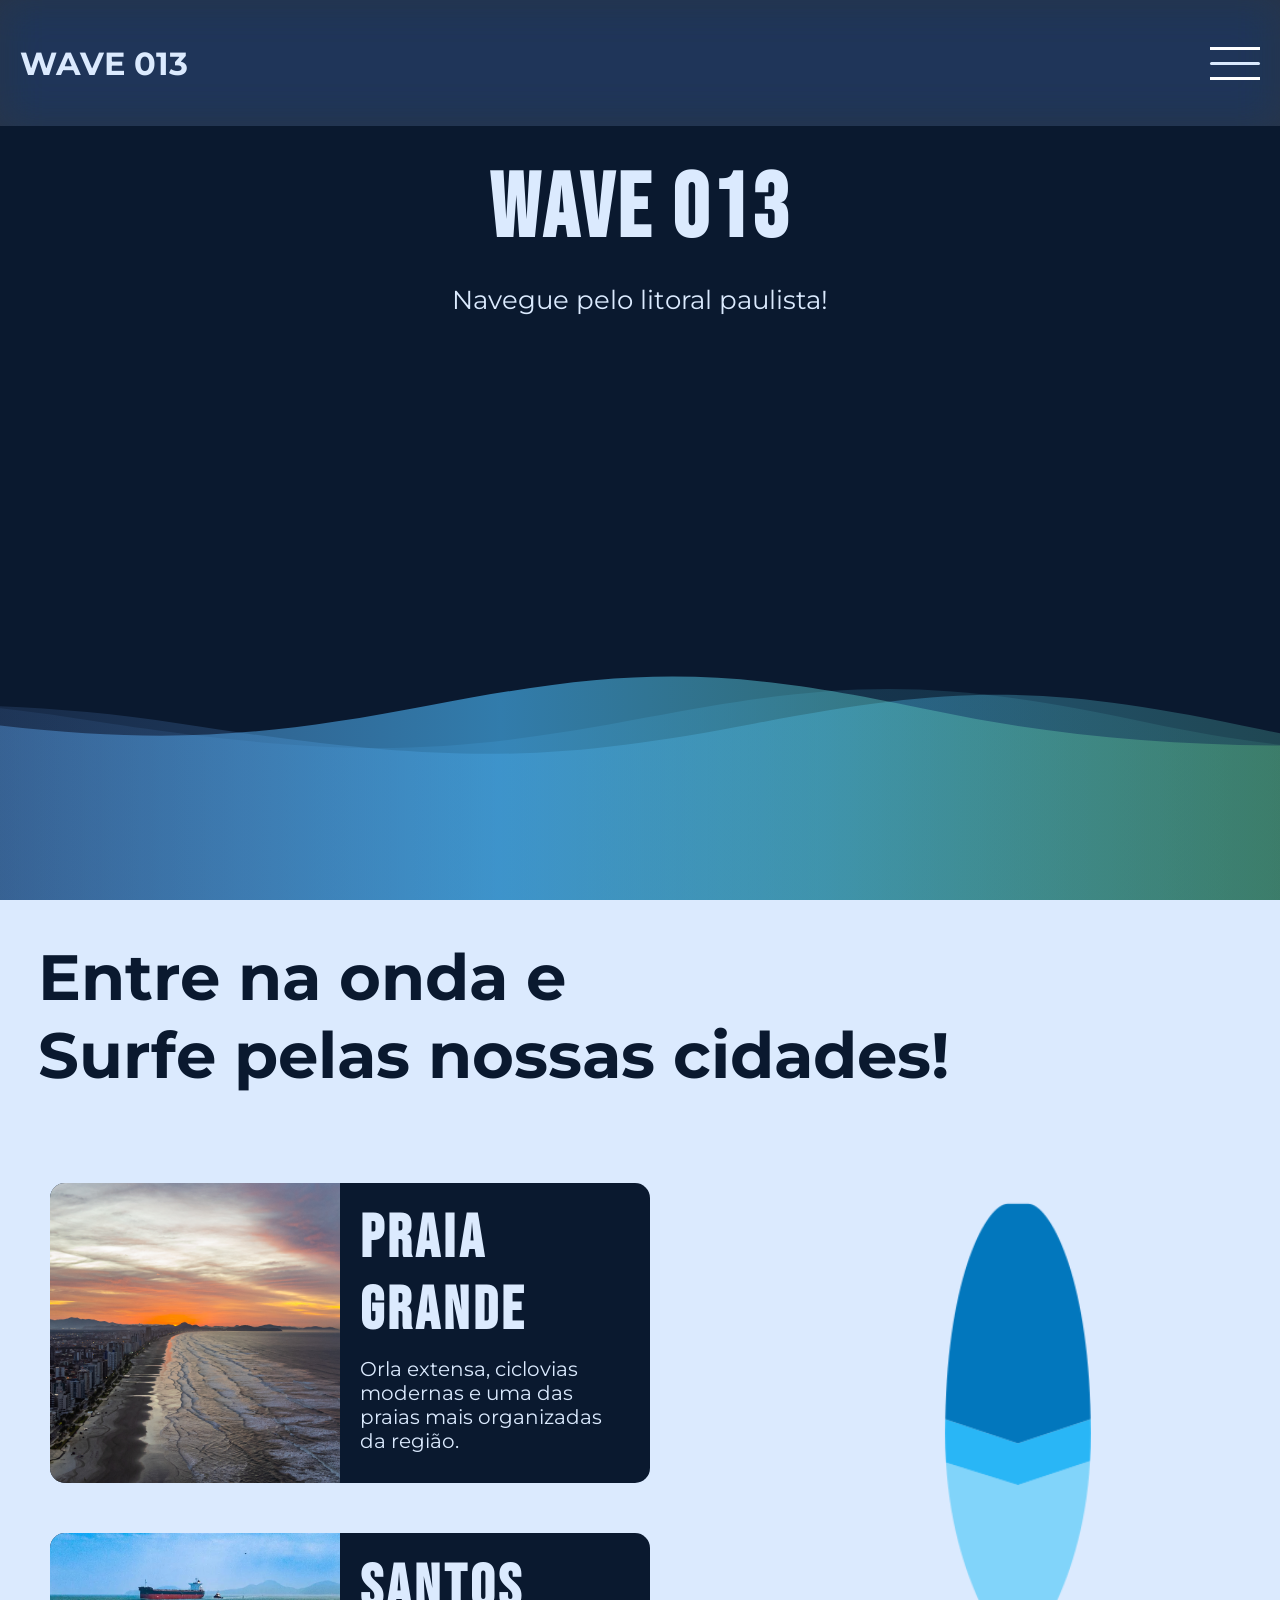
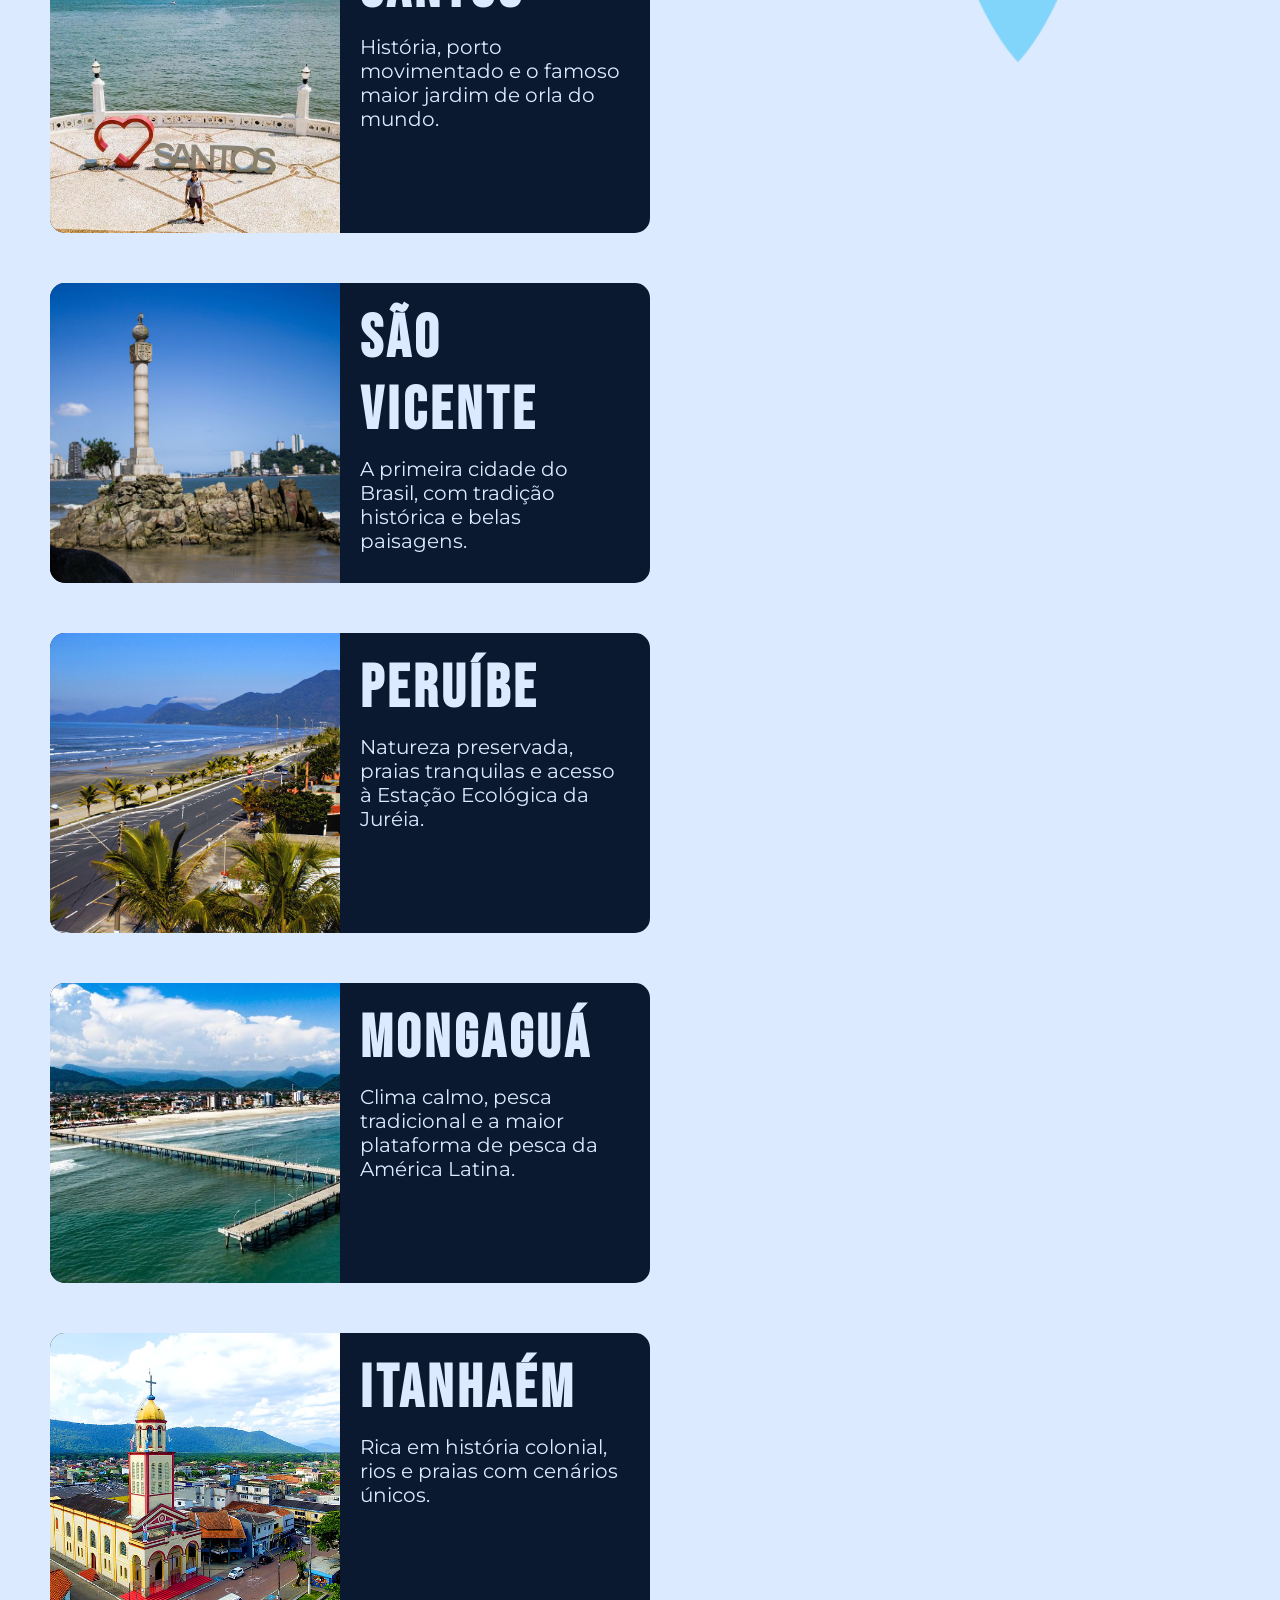
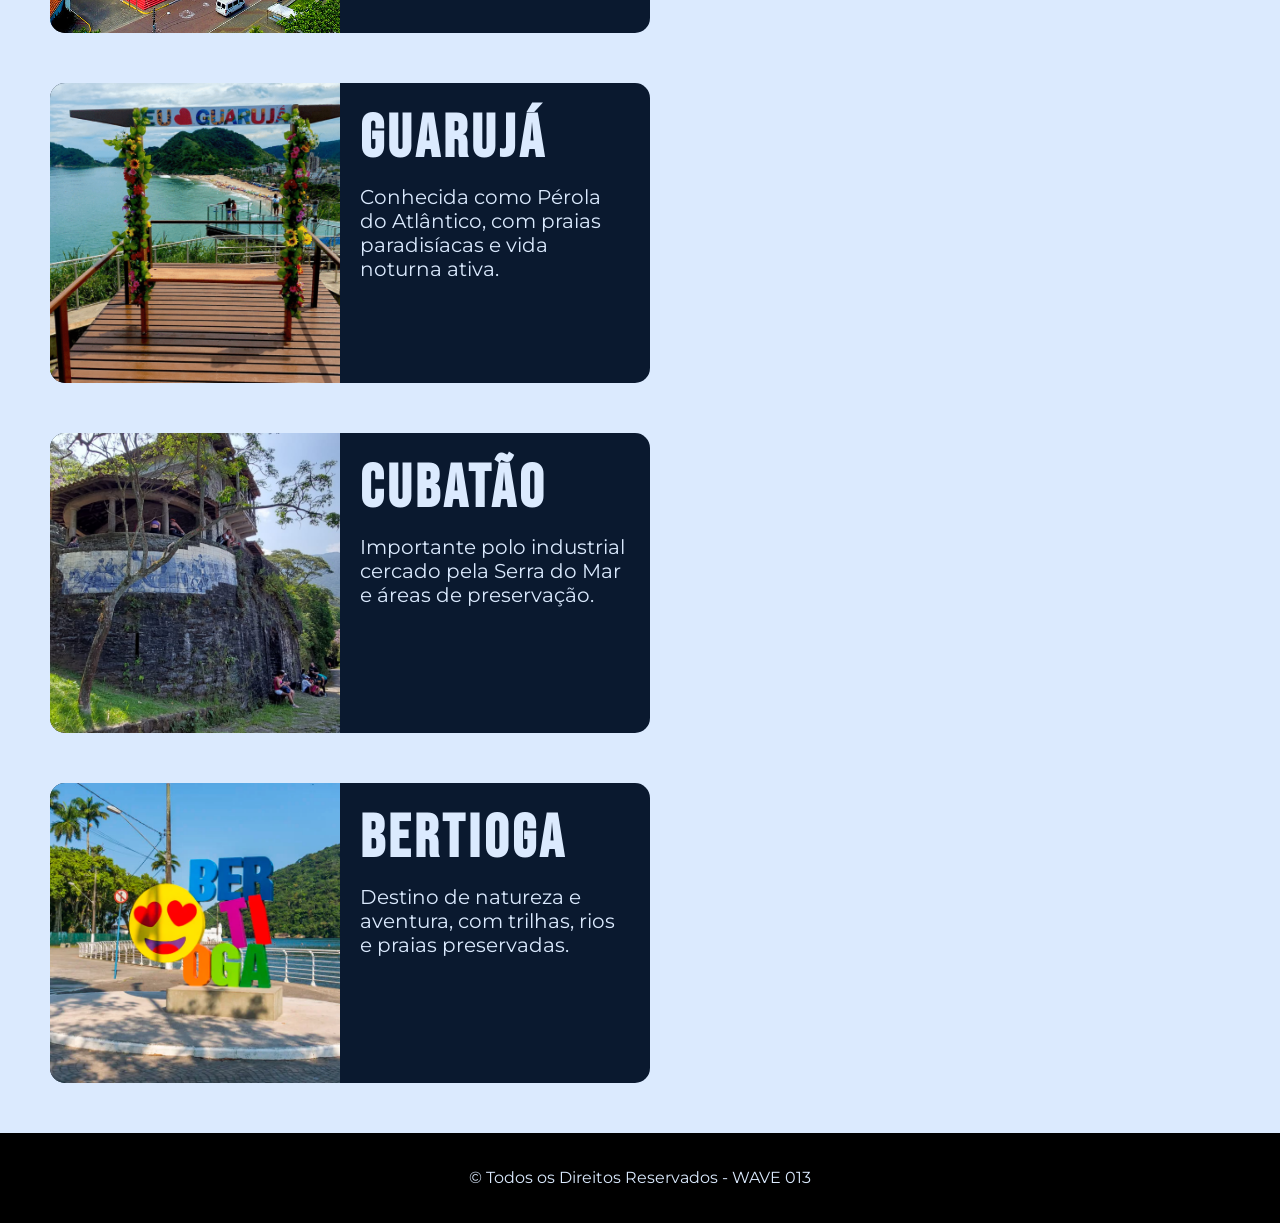
<file: index.html>
<!doctype html>
<html lang="pt-BR">
  <head>
    <meta charset="UTF-8" />
    <meta name="viewport" content="width=device-width, initial-scale=1.0" />

    <link rel="stylesheet" href="./src/css/vars.css" />
    <link rel="stylesheet" href="./src/css/reset.css" />
    <link rel="stylesheet" href="./src/css/style.css" />
    <link rel="stylesheet" href="./src/css/animations.css" />

    <link
      rel="shortcut icon"
      href="./src/img/wave-abstract.jpg"
      type="image/x-icon"
    />
    <link rel="preconnect" href="https://fonts.googleapis.com" />
    <link rel="preconnect" href="https://fonts.gstatic.com" crossorigin />
    <link
      href="https://fonts.googleapis.com/css2?family=Bebas+Neue&family=Cinzel:wght@400..900&family=Figtree:ital,wght@0,300..900;1,300..900&family=Montserrat:ital,wght@0,100..900;1,100..900&family=Syne:wght@400..800&display=swap"
      rel="stylesheet"
    />
    <title>Wave 013</title>
  </head>
  <body id="home">
    <header class="header-navigation">
      <h1>WAVE 013</h1>
      <nav>
        <div id="burguer-menu">
          <span></span>
        </div>
      </nav>
    </header>

    <main>
      <section class="welcome-section">
        <div class="container-text">
          <h2>wave 013</h2>
          <p>Navegue pelo litoral paulista!</p>
        </div>

        <ul id="cities-list">
          <li><a href="./src/pages/praia-grande.html">Praia Grande</a></li>
          <li><a href="./src/pages/santos.html">Santos</a></li>
          <li><a href="./src/pages/sao-vicente.html">São Vicente</a></li>
          <li><a href="./src/pages/peruibe.html">Peruíbe</a></li>
          <li><a href="./src/pages/mongagua.html">Mongaguá</a></li>
          <li><a href="./src/pages/itanhaem.html">Itanhaém</a></li>
          <li><a href="./src/pages/guaruja.html">Guarujá</a></li>
          <li><a href="./src/pages/cubatao.html">Cubatão</a></li>
          <li><a href="./src/pages/bertioga.html">Bertioga</a></li>
        </ul>

        <svg
          version="1.1"
          xmlns="http://www.w3.org/2000/svg"
          xmlns:xlink="http://www.w3.org/1999/xlink"
          x="0px"
          y="0px"
          width="100%"
          height="100%"
          viewBox="0 0 1600 900"
          preserveAspectRatio="xMidYMax slice"
        >
          <defs>
            <linearGradient id="bg">
              <stop
                offset="0%"
                style="stop-color: rgba(130, 158, 249, 0.06)"
              ></stop>
              <stop
                offset="50%"
                style="stop-color: rgba(76, 190, 255, 0.6)"
              ></stop>
              <stop
                offset="100%"
                style="stop-color: rgba(115, 209, 72, 0.2)"
              ></stop>
            </linearGradient>
            <path
              id="wave"
              fill="url(#bg)"
              d="M-363.852,502.589c0,0,236.988-41.997,505.475,0
	s371.981,38.998,575.971,0s293.985-39.278,505.474,5.859s493.475,48.368,716.963-4.995v560.106H-363.852V502.589z"
            />
          </defs>
          <g>
            <use xlink:href="#wave" opacity=".3">
              <animateTransform
                attributeName="transform"
                attributeType="XML"
                type="translate"
                dur="10s"
                calcMode="spline"
                values="270 230; -334 180; 270 230"
                keyTimes="0; .5; 1"
                keySplines="0.42, 0, 0.58, 1.0;0.42, 0, 0.58, 1.0"
                repeatCount="indefinite"
              />
            </use>
            <use xlink:href="#wave" opacity=".6">
              <animateTransform
                attributeName="transform"
                attributeType="XML"
                type="translate"
                dur="4s"
                calcMode="spline"
                values="-270 230;243 220;-270 230"
                keyTimes="0; .6; 1"
                keySplines="0.42, 0, 0.58, 1.0;0.42, 0, 0.58, 1.0"
                repeatCount="indefinite"
              />
            </use>
            <use xlink:href="#wave" opacty="0.9">
              <animateTransform
                attributeName="transform"
                attributeType="XML"
                type="translate"
                dur="6s"
                calcMode="spline"
                values="0 230;-140 200;0 230"
                keyTimes="0; .4; 1"
                keySplines="0.42, 0, 0.58, 1.0;0.42, 0, 0.58, 1.0"
                repeatCount="indefinite"
              />
            </use>
          </g>
        </svg>
      </section>

      <section id="cities">
        <h2>
          Entre na onda e <br />
          Surfe pelas nossas cidades!
        </h2>

        <div id="cities-section-container">
          <ul id="cities-cards">
            <li class="cards">
              <a href="./src/pages/praia-grande.html">
                <img
                  src="./src/img/praia-grande-2.jpg"
                  alt="foto de Praia Grande"
                />
                <div class="text-container">
                  <h3>Praia Grande</h3>
                  <p>
                    Orla extensa, ciclovias modernas e uma das praias mais
                    organizadas da região.
                  </p>
                </div>
              </a>
            </li>

            <li class="cards">
              <a href="./src/pages/santos.html">
                <img src="./src/img/santos-2.jpg" alt="foto de Santos" />
                <div class="text-container">
                  <h3>Santos</h3>
                  <p>
                    História, porto movimentado e o famoso maior jardim de orla
                    do mundo.
                  </p>
                </div>
              </a>
            </li>

            <li class="cards">
              <a href="./src/pages/sao-vicente.html">
                <img
                  src="./src/img/sao-vicente.jfif"
                  alt="foto de São Vicente"
                />
                <div class="text-container">
                  <h3>São Vicente</h3>
                  <p>
                    A primeira cidade do Brasil, com tradição histórica e belas
                    paisagens.
                  </p>
                </div>
              </a>
            </li>

            <li class="cards">
              <a href="./src/pages/peruibe.html">
                <img src="./src/img/peruibe.jpg" alt="foto de Peruibe" />
                <div class="text-container">
                  <h3>Peruíbe</h3>
                  <p>
                    Natureza preservada, praias tranquilas e acesso à Estação
                    Ecológica da Juréia.
                  </p>
                </div>
              </a>
            </li>

            <li class="cards">
              <a href="./src/pages/mongagua.html">
                <img src="./src/img/mongagua.jpg" alt="foto de Mongaguá" />
                <div class="text-container">
                  <h3>Mongaguá</h3>
                  <p>
                    Clima calmo, pesca tradicional e a maior plataforma de pesca
                    da América Latina.
                  </p>
                </div>
              </a>
            </li>

            <li class="cards">
              <a href="./src/pages/itanhaem.html">
                <img src="./src/img/itanhaem.jpg" alt="foto de Itanhaém" />
                <div class="text-container">
                  <h3>Itanhaém</h3>
                  <p>
                    Rica em história colonial, rios e praias com cenários
                    únicos.
                  </p>
                </div>
              </a>
            </li>

            <li class="cards">
              <a href="./src/pages/guaruja.html">
                <img src="./src/img/guaruja.png" alt="foto de Guarujá" />
                <div class="text-container">
                  <h3>Guarujá</h3>
                  <p>
                    Conhecida como Pérola do Atlântico, com praias paradisíacas
                    e vida noturna ativa.
                  </p>
                </div>
              </a>
            </li>

            <li class="cards">
              <a href="./src/pages/cubatao.html">
                <img
                  src="./src/img/serra-do-mar.jpeg"
                  alt="foto da Serra do Mar"
                />
                <div class="text-container">
                  <h3>Cubatão</h3>
                  <p>
                    Importante polo industrial cercado pela Serra do Mar e áreas
                    de preservação.
                  </p>
                </div>
              </a>
            </li>

            <li class="cards">
              <a href="./src/pages/bertioga.html">
                <img
                  src="./src/img/guia-de-bertioga.webp"
                  alt="foto de Bertioga"
                />
                <div class="text-container">
                  <h3>Bertioga</h3>
                  <p>
                    Destino de natureza e aventura, com trilhas, rios e praias
                    preservadas.
                  </p>
                </div>
              </a>
            </li>
          </ul>
          <img
            src="./src/img/surfboard.png"
            alt="Prancha de surf"
            id="surfboard-img"
          />
        </div>
      </section>
    </main>
    <footer>
      <p>&copy; Todos os Direitos Reservados - WAVE 013</p>
    </footer>
    <script src="./src/scripts/script.js"></script>
  </body>
</html>
</file>
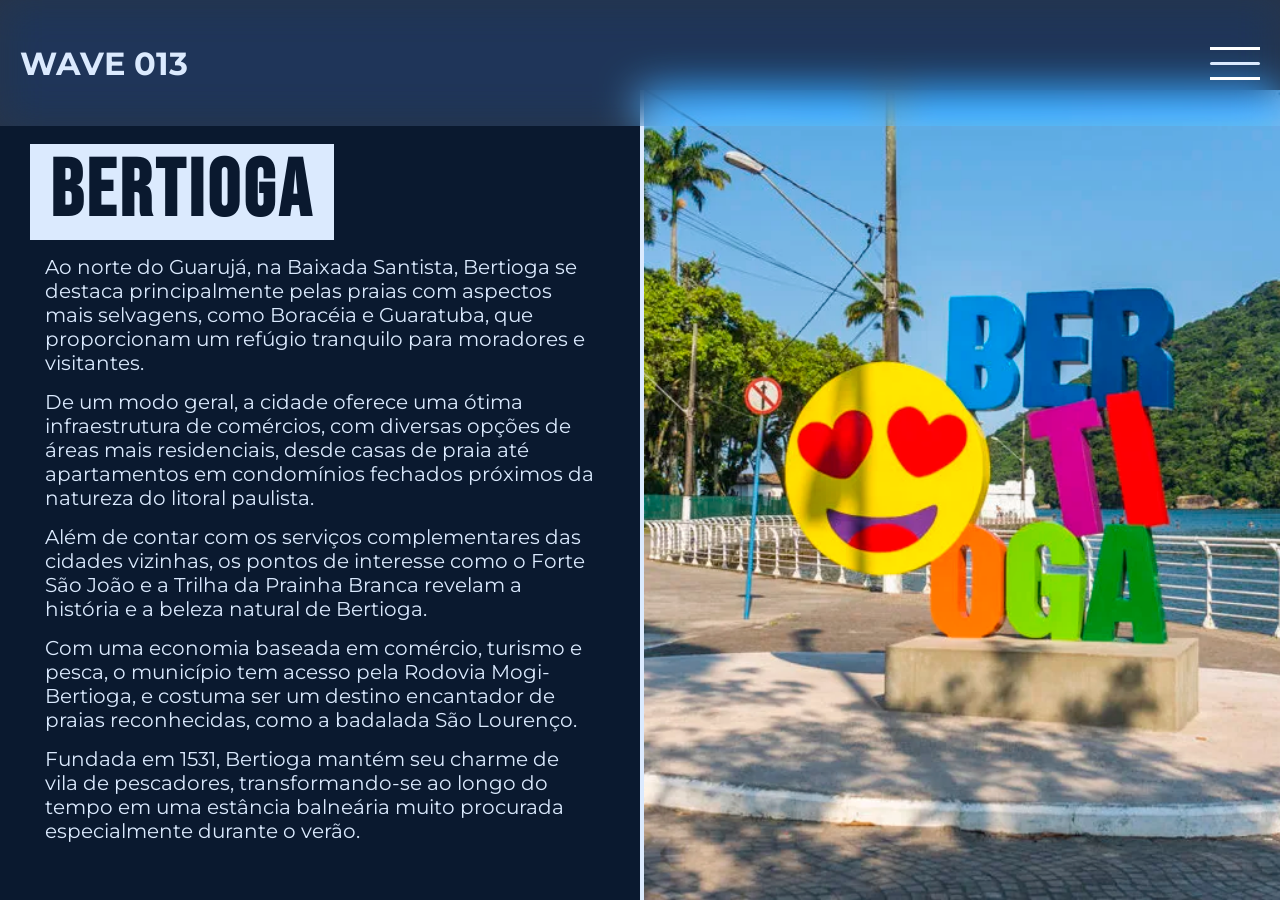
<file: src/pages/bertioga.html>
<!doctype html>
<html lang="pt-BR">
  <head>
    <meta charset="UTF-8" />
    <meta name="viewport" content="width=device-width, initial-scale=1.0" />
    <link rel="stylesheet" href="../css/reset.css" />
    <link rel="stylesheet" href="../css/style.css" />
    <link rel="stylesheet" href="../css/vars.css" />
    <link rel="stylesheet" href="../css/animations.css" />
    <link rel="shortcut icon" href="../img/wave-abstract.jpg" type="image/x-icon"/>
    <link rel="preconnect" href="https://fonts.googleapis.com" />
    <link rel="preconnect" href="https://fonts.gstatic.com" crossorigin />
    <link
      href="https://fonts.googleapis.com/css2?family=Bebas+Neue&family=Cinzel:wght@400..900&family=Figtree:ital,wght@0,300..900;1,300..900&family=Montserrat:ital,wght@0,100..900;1,100..900&family=Syne:wght@400..800&display=swap"
      rel="stylesheet"
    />
    <title>Wave 013</title>
  </head>
  <body>
    <header class="header-navigation">
      <h1><a href="../../index.html"> WAVE 013 </a></h1>
      <nav>
        <div id="burguer-menu">  
          <span></span>
        </div>
      </nav>
    </header>

    <main class="city-page" id="bertioga">
      <div class="about-city">
        <div class="about-city-texts">
          <h1 class="city-name">Bertioga</h1>

          <p>
            Ao norte do Guarujá, na Baixada Santista, Bertioga se destaca
            principalmente pelas praias com aspectos mais selvagens, como
            Boracéia e Guaratuba, que proporcionam um refúgio tranquilo para
            moradores e visitantes.
          </p>
          <p>
            De um modo geral, a cidade oferece uma ótima infraestrutura de
            comércios, com diversas opções de áreas mais residenciais, desde
            casas de praia até apartamentos em condomínios fechados próximos da
            natureza do litoral paulista.
          </p>
          <p>
            Além de contar com os serviços complementares das cidades vizinhas,
            os pontos de interesse como o Forte São João e a Trilha da Prainha
            Branca revelam a história e a beleza natural de Bertioga.
          </p>
          <p>
            Com uma economia baseada em comércio, turismo e pesca, o município
            tem acesso pela Rodovia Mogi-Bertioga, e costuma ser um destino
            encantador de praias reconhecidas, como a badalada São Lourenço.
          </p>
          <p>
            Fundada em 1531, Bertioga mantém seu charme de vila de pescadores,
            transformando-se ao longo do tempo em uma estância balneária muito
            procurada especialmente durante o verão.
          </p>
        </div>
        <img
          src="../img/guia-de-bertioga.webp"
          alt="Imagem da cidade de Bertioga"
          class="city-img"
        />
      </div>
      <ul id="cities-list">
        <li><a href="praia-grande.html">Praia Grande</a></li>
        <li><a href="santos.html">Santos</a></li>
        <li><a href="sao-vicente.html">São Vicente</a></li>
        <li><a href="peruibe.html">Peruíbe</a></li>
        <li><a href="mongagua.html">Mongaguá</a></li>
        <li><a href="itanhaem.html">Itanhaém</a></li>
        <li><a href="guaruja.html">Guarujá</a></li>
        <li><a href="cubatao.html">Cubatão</a></li>
        <li><a href="bertioga.html">Bertioga</a></li>
      </ul>
    </main>

    <script src="../scripts/script.js"></script>
  </body>
</html>
</file>
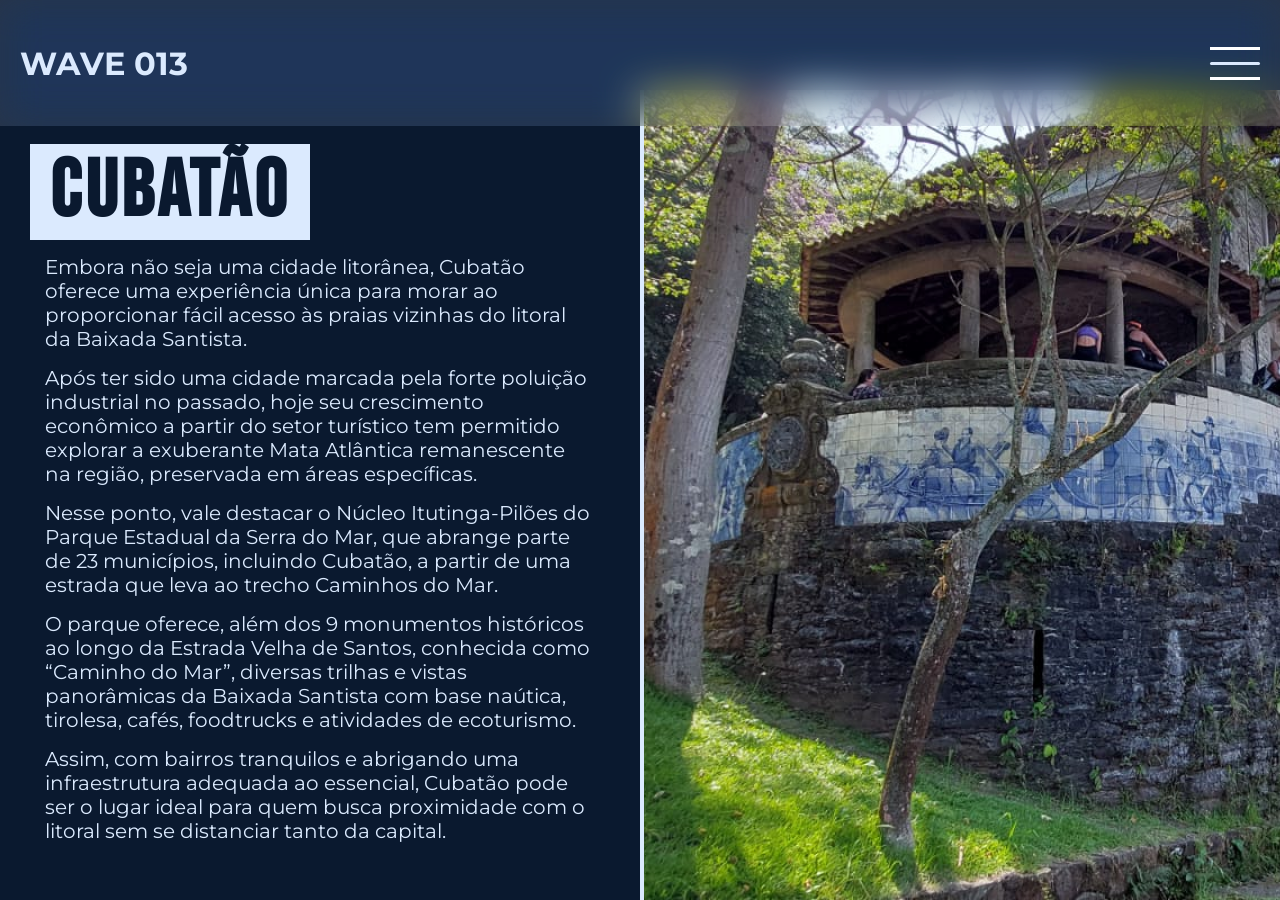
<file: src/pages/cubatao.html>
<!doctype html>
<html lang="pt-BR">
  <head>
    <meta charset="UTF-8" />
    <meta name="viewport" content="width=device-width, initial-scale=1.0" />
    <link rel="stylesheet" href="../css/reset.css" />
    <link rel="stylesheet" href="../css/style.css" />
    <link rel="stylesheet" href="../css/vars.css" />
    <link rel="stylesheet" href="../css/animations.css" />
    <link rel="shortcut icon" href="../img/wave-abstract.jpg" type="image/x-icon"/>
    <link rel="preconnect" href="https://fonts.googleapis.com" />
    <link rel="preconnect" href="https://fonts.gstatic.com" crossorigin />
    <link
      href="https://fonts.googleapis.com/css2?family=Bebas+Neue&family=Cinzel:wght@400..900&family=Figtree:ital,wght@0,300..900;1,300..900&family=Montserrat:ital,wght@0,100..900;1,100..900&family=Syne:wght@400..800&display=swap"
      rel="stylesheet"
    />
    <title>Wave 013</title>
  </head>
  <body>
   <header class="header-navigation">
       <h1><a href="../../index.html"> WAVE 013 </a></h1>
      <nav>
        <div id="burguer-menu">
          <span></span>
        </div>
      </nav>
    </header>
    <main class="city-page" id="cubatao">
      <div class="about-city">
        <div class="about-city-texts">
          <h1 class="city-name">Cubatão</h1>

          <p>
            Embora não seja uma cidade litorânea, Cubatão oferece uma
            experiência única para morar ao proporcionar fácil acesso às praias
            vizinhas do litoral da Baixada Santista.
          </p>
          <p>
            Após ter sido uma cidade marcada pela forte poluição industrial no
            passado, hoje seu crescimento econômico a partir do setor turístico
            tem permitido explorar a exuberante Mata Atlântica remanescente na
            região, preservada em áreas específicas.
          </p>
          <p>
            Nesse ponto, vale destacar o Núcleo Itutinga-Pilões do Parque
            Estadual da Serra do Mar, que abrange parte de 23 municípios,
            incluindo Cubatão, a partir de uma estrada que leva ao trecho
            Caminhos do Mar.
          </p>
          <p>
            O parque oferece, além dos 9 monumentos históricos ao longo da
            Estrada Velha de Santos, conhecida como “Caminho do Mar”, diversas
            trilhas e vistas panorâmicas da Baixada Santista com base naútica,
            tirolesa, cafés, foodtrucks e atividades de ecoturismo.
          </p>
          <p>
            Assim, com bairros tranquilos e abrigando uma infraestrutura
            adequada ao essencial, Cubatão pode ser o lugar ideal para quem
            busca proximidade com o litoral sem se distanciar tanto da capital.
          </p>
        </div>
        <img
          src="../img/serra-do-mar.jpeg"
          alt="Imagem da Serra do Mar"
          class="city-img"
        />
      </div>
      <ul id="cities-list">
        <li><a href="praia-grande.html">Praia Grande</a></li>
        <li><a href="santos.html">Santos</a></li>
        <li><a href="sao-vicente.html">São Vicente</a></li>
        <li><a href="peruibe.html">Peruíbe</a></li>
        <li><a href="mongagua.html">Mongaguá</a></li>
        <li><a href="itanhaem.html">Itanhaém</a></li>
        <li><a href="guaruja.html">Guarujá</a></li>
        <li><a href="cubatao.html">Cubatão</a></li>
        <li><a href="bertioga.html">Bertioga</a></li>
      </ul>
    </main>

    <script src="../scripts/script.js"></script>
  </body>
</html>
</file>
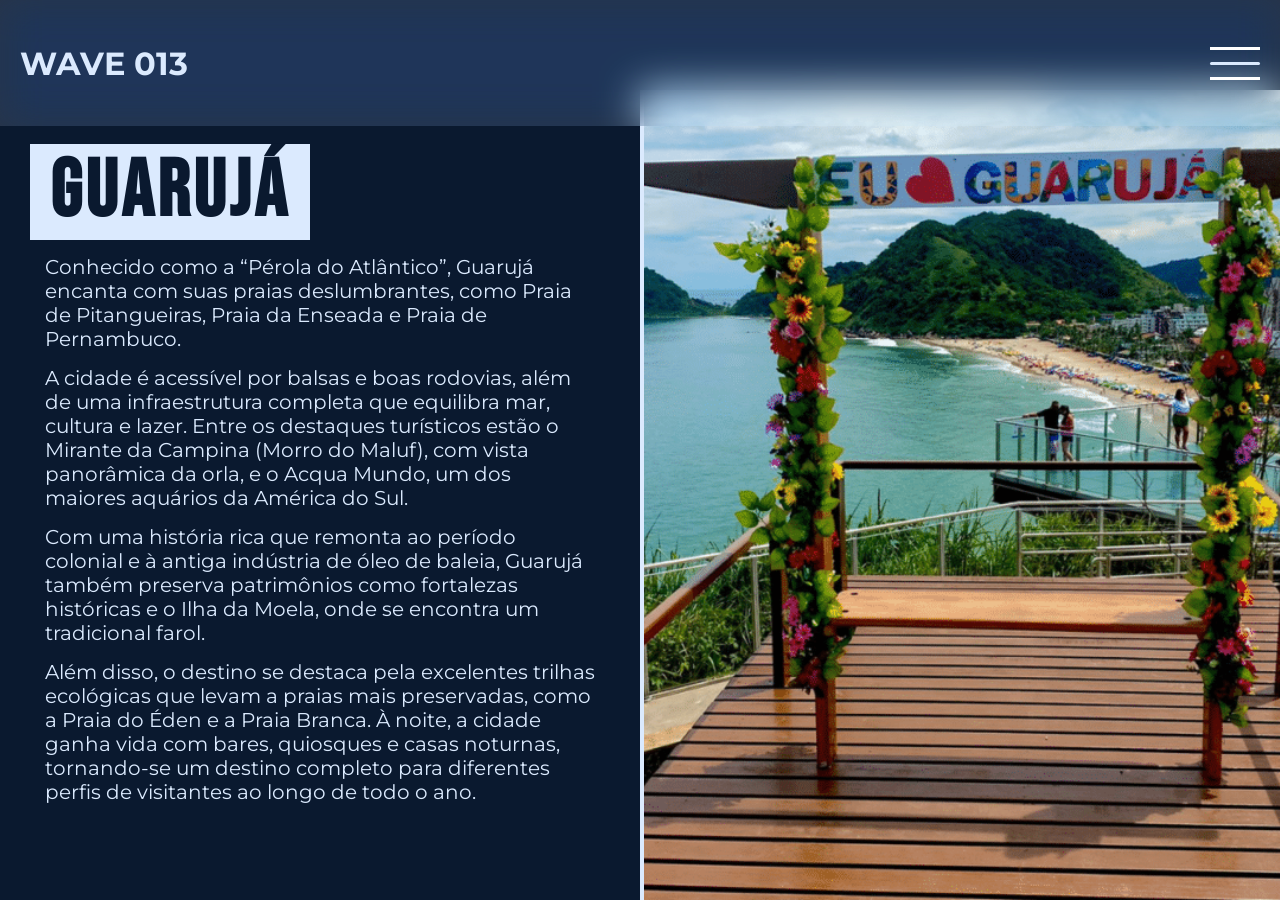
<file: src/pages/guaruja.html>
<!doctype html>
<html lang="pt-BR">
  <head>
    <meta charset="UTF-8" />
    <meta name="viewport" content="width=device-width, initial-scale=1.0" />
    <link rel="stylesheet" href="../css/reset.css" />
    <link rel="stylesheet" href="../css/style.css" />
    <link rel="stylesheet" href="../css/vars.css" />
    <link rel="stylesheet" href="../css/animations.css" />
    <link rel="shortcut icon" href="../img/wave-abstract.jpg" type="image/x-icon"/>

    <link rel="preconnect" href="https://fonts.googleapis.com" />
    <link rel="preconnect" href="https://fonts.gstatic.com" crossorigin />
    <link
      href="https://fonts.googleapis.com/css2?family=Bebas+Neue&family=Cinzel:wght@400..900&family=Figtree:ital,wght@0,300..900;1,300..900&family=Montserrat:ital,wght@0,100..900;1,100..900&family=Syne:wght@400..800&display=swap"
      rel="stylesheet"
    />
    <title>Wave 013</title>
  </head>
  <body>
     <header class="header-navigation">
       <h1><a href="../../index.html"> WAVE 013 </a></h1>
      <nav>
        <div id="burguer-menu">
          <span></span>
        </div>
      </nav>
    </header>

    <main class="city-page" id="itanhaem">
      <div class="about-city">
        <div class="about-city-texts">
          <h1 class="city-name">Guarujá</h1>

          <p>
            Conhecido como a “Pérola do Atlântico”, Guarujá encanta com suas
            praias deslumbrantes, como Praia de Pitangueiras, Praia da Enseada e
            Praia de Pernambuco.
          </p>
          <p>
            A cidade é acessível por balsas e boas rodovias, além de uma
            infraestrutura completa que equilibra mar, cultura e lazer. Entre os
            destaques turísticos estão o Mirante da Campina (Morro do Maluf),
            com vista panorâmica da orla, e o Acqua Mundo, um dos maiores
            aquários da América do Sul.
          </p>
          <p>
            Com uma história rica que remonta ao período colonial e à antiga
            indústria de óleo de baleia, Guarujá também preserva patrimônios
            como fortalezas históricas e o Ilha da Moela, onde se encontra um
            tradicional farol.
          </p>
          <p>
            Além disso, o destino se destaca pela excelentes trilhas ecológicas
            que levam a praias mais preservadas, como a Praia do Éden e a Praia
            Branca. À noite, a cidade ganha vida com bares, quiosques e casas
            noturnas, tornando-se um destino completo para diferentes perfis de
            visitantes ao longo de todo o ano.
          </p>
        </div>
        <img
          src="../img/guaruja.png"
          alt="Imagem da cidade de Guarujá"
          class="city-img"
        />
      </div>
      <ul id="cities-list">
        <li><a href="praia-grande.html">Praia Grande</a></li>
        <li><a href="santos.html">Santos</a></li>
        <li><a href="sao-vicente.html">São Vicente</a></li>
        <li><a href="peruibe.html">Peruíbe</a></li>
        <li><a href="mongagua.html">Mongaguá</a></li>
        <li><a href="itanhaem.html">Itanhaém</a></li>
        <li><a href="guaruja.html">Guarujá</a></li>
        <li><a href="cubatao.html">Cubatão</a></li>
        <li><a href="bertioga.html">Bertioga</a></li>
      </ul>
    </main>

    <script src="../scripts/script.js"></script>
  </body>
</html>
</file>
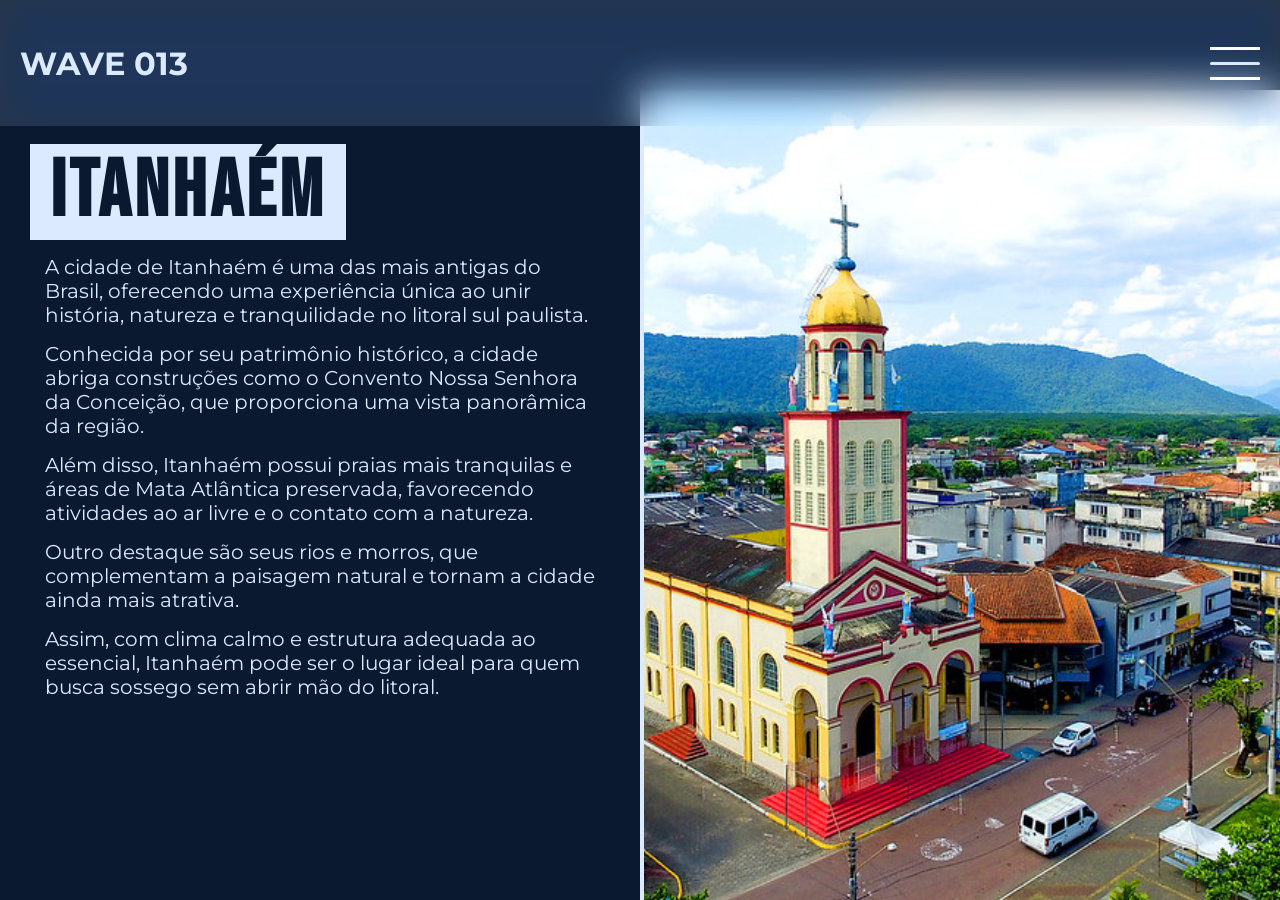
<file: src/pages/itanhaem.html>
<!doctype html>
<html lang="pt-BR">
  <head>
    <meta charset="UTF-8" />
    <meta name="viewport" content="width=device-width, initial-scale=1.0" />
    <link rel="stylesheet" href="../css/reset.css" />
    <link rel="stylesheet" href="../css/style.css" />
    <link rel="stylesheet" href="../css/vars.css" />
    <link rel="stylesheet" href="../css/animations.css" />
    <link rel="shortcut icon" href="../img/wave-abstract.jpg" type="image/x-icon"/>
    <link rel="preconnect" href="https://fonts.googleapis.com" />
    <link rel="preconnect" href="https://fonts.gstatic.com" crossorigin />
    <link
      href="https://fonts.googleapis.com/css2?family=Bebas+Neue&family=Cinzel:wght@400..900&family=Figtree:ital,wght@0,300..900;1,300..900&family=Montserrat:ital,wght@0,100..900;1,100..900&family=Syne:wght@400..800&display=swap"
      rel="stylesheet"
    />
    <title>Wave 013</title>
  </head>
  <body>
     <header class="header-navigation">
       <h1><a href="../../index.html"> WAVE 013 </a></h1>
      <nav>
        <div id="burguer-menu">
          <span></span>
        </div>
      </nav>
    </header>

    <main class="city-page" id="itanhaem">
      <div class="about-city">
        <div class="about-city-texts">
          <h1 class="city-name">Itanhaém</h1>

          <p>
            A cidade de Itanhaém é uma das mais antigas do Brasil, oferecendo
            uma experiência única ao unir história, natureza e tranquilidade no
            litoral sul paulista.
          </p>
          <p>
            Conhecida por seu patrimônio histórico, a cidade abriga construções
            como o Convento Nossa Senhora da Conceição, que proporciona uma
            vista panorâmica da região.
          </p>
          <p>
            Além disso, Itanhaém possui praias mais tranquilas e áreas de Mata
            Atlântica preservada, favorecendo atividades ao ar livre e o contato
            com a natureza.
          </p>
          <p>
            Outro destaque são seus rios e morros, que complementam a paisagem
            natural e tornam a cidade ainda mais atrativa.
          </p>
          <p>
            Assim, com clima calmo e estrutura adequada ao essencial, Itanhaém
            pode ser o lugar ideal para quem busca sossego sem abrir mão do
            litoral.
          </p>
        </div>
        <img
          src="../img/itanhaem.jpg"
          alt="Imagem da cidade de Itanhaém"
          class="city-img"
        />
      </div>
      <ul id="cities-list">
        <li><a href="praia-grande.html">Praia Grande</a></li>
        <li><a href="santos.html">Santos</a></li>
        <li><a href="sao-vicente.html">São Vicente</a></li>
        <li><a href="peruibe.html">Peruíbe</a></li>
        <li><a href="mongagua.html">Mongaguá</a></li>
        <li><a href="itanhaem.html">Itanhaém</a></li>
        <li><a href="guaruja.html">Guarujá</a></li>
        <li><a href="cubatao.html">Cubatão</a></li>
        <li><a href="bertioga.html">Bertioga</a></li>
      </ul>
    </main>

    <script src="../scripts/script.js"></script>
  </body>
</html>
</file>
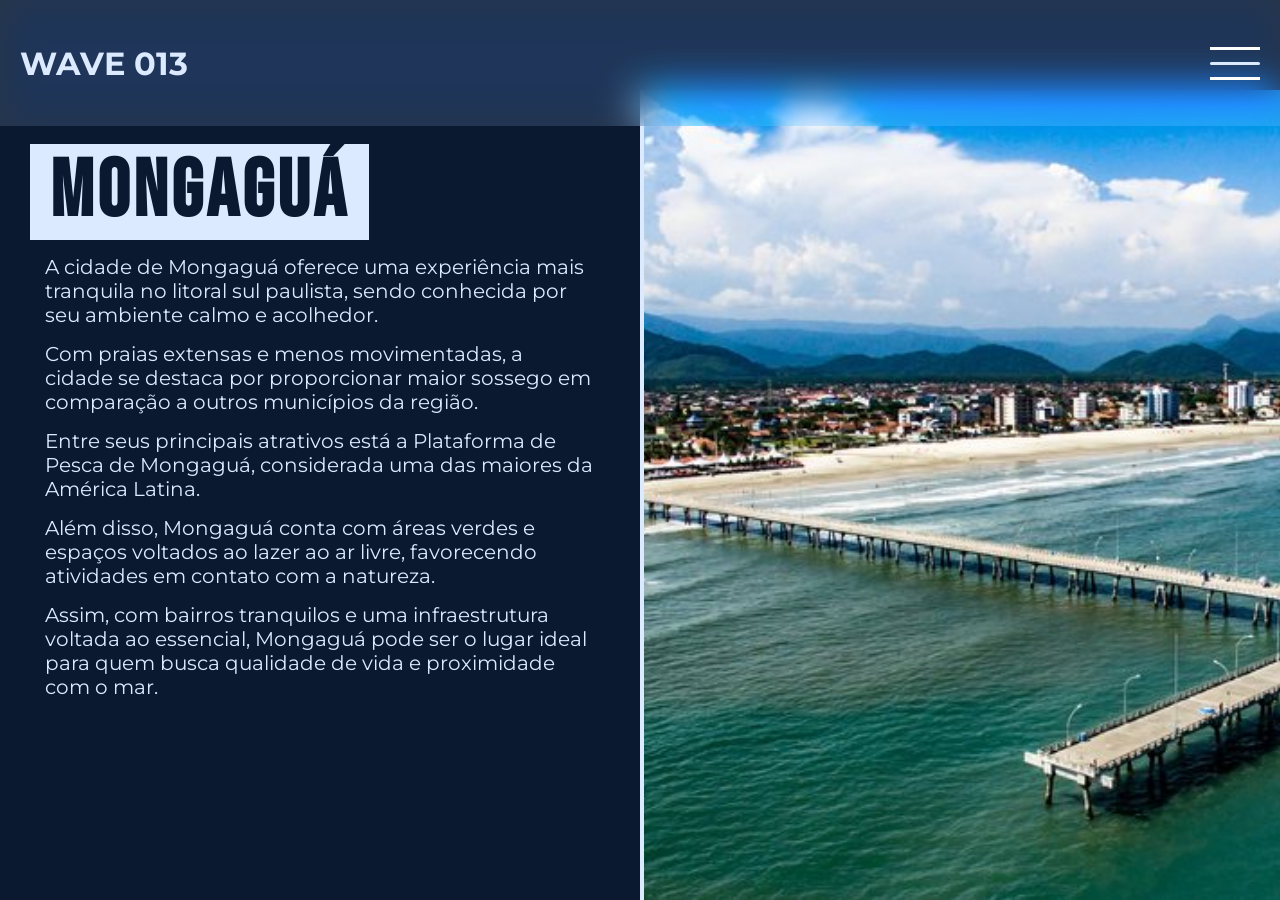
<file: src/pages/mongagua.html>
<!doctype html>
<html lang="pt-BR">
  <head>
    <meta charset="UTF-8" />
    <meta name="viewport" content="width=device-width, initial-scale=1.0" />
    <link rel="stylesheet" href="../css/reset.css" />
    <link rel="stylesheet" href="../css/style.css" />
    <link rel="stylesheet" href="../css/vars.css" />
    <link rel="stylesheet" href="../css/animations.css" />
    <link rel="shortcut icon" href="../img/wave-abstract.jpg" type="image/x-icon"/>
    <link rel="preconnect" href="https://fonts.googleapis.com" />
    <link rel="preconnect" href="https://fonts.gstatic.com" crossorigin />
    <link
      href="https://fonts.googleapis.com/css2?family=Bebas+Neue&family=Cinzel:wght@400..900&family=Figtree:ital,wght@0,300..900;1,300..900&family=Montserrat:ital,wght@0,100..900;1,100..900&family=Syne:wght@400..800&display=swap"
      rel="stylesheet"
    />
    <title>Wave 013</title>
  </head>
  <body>
     <header class="header-navigation">
       <h1><a href="../../index.html"> WAVE 013 </a></h1>
      <nav>
        <div id="burguer-menu">
          <span></span>
        </div>
      </nav>
    </header>

    <main class="city-page" id="mongagua">
      <div class="about-city">
        <div class="about-city-texts">
          <h1 class="city-name">Mongaguá</h1>

          <p>
            A cidade de Mongaguá oferece uma experiência mais tranquila no
            litoral sul paulista, sendo conhecida por seu ambiente calmo e
            acolhedor.
          </p>
          <p>
            Com praias extensas e menos movimentadas, a cidade se destaca por
            proporcionar maior sossego em comparação a outros municípios da
            região.
          </p>
          <p>
            Entre seus principais atrativos está a Plataforma de Pesca de
            Mongaguá, considerada uma das maiores da América Latina.
          </p>
          <p>
            Além disso, Mongaguá conta com áreas verdes e espaços voltados ao
            lazer ao ar livre, favorecendo atividades em contato com a natureza.
          </p>
          <p>
            Assim, com bairros tranquilos e uma infraestrutura voltada ao
            essencial, Mongaguá pode ser o lugar ideal para quem busca qualidade
            de vida e proximidade com o mar.
          </p>
        </div>
        <img
          src="../img/mongagua.jpg"
          alt="Imagem da cidade de Mongaguá"
          class="city-img"
        />
      </div>
      <ul id="cities-list">
        <li><a href="praia-grande.html">Praia Grande</a></li>
        <li><a href="santos.html">Santos</a></li>
        <li><a href="sao-vicente.html">São Vicente</a></li>
        <li><a href="peruibe.html">Peruíbe</a></li>
        <li><a href="mongagua.html">Mongaguá</a></li>
        <li><a href="itanhaem.html">Itanhaém</a></li>
        <li><a href="guaruja.html">Guarujá</a></li>
        <li><a href="cubatao.html">Cubatão</a></li>
        <li><a href="bertioga.html">Bertioga</a></li>
      </ul>
    </main>

    <script src="../scripts/script.js"></script>
  </body>
</html>
</file>
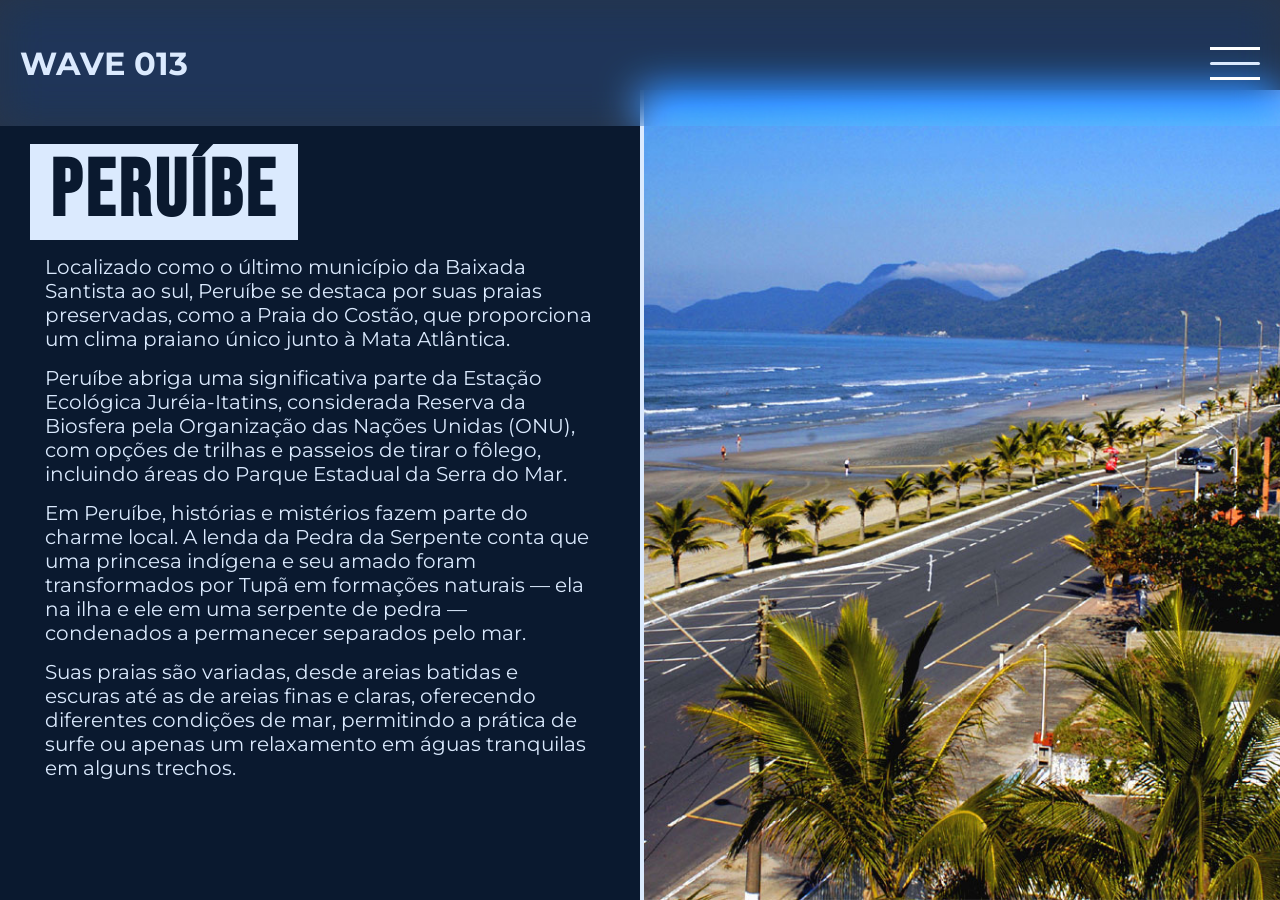
<file: src/pages/peruibe.html>
<!doctype html>
<html lang="pt-BR">
  <head>
    <meta charset="UTF-8" />
    <meta name="viewport" content="width=device-width, initial-scale=1.0" />
    <link rel="stylesheet" href="../css/reset.css" />
    <link rel="stylesheet" href="../css/style.css" />
    <link rel="stylesheet" href="../css/vars.css" />
    <link rel="stylesheet" href="../css/animations.css" />
    <link rel="shortcut icon" href="../img/wave-abstract.jpg" type="image/x-icon"/>
    <link rel="preconnect" href="https://fonts.googleapis.com" />
    <link rel="preconnect" href="https://fonts.gstatic.com" crossorigin />
    <link
      href="https://fonts.googleapis.com/css2?family=Bebas+Neue&family=Cinzel:wght@400..900&family=Figtree:ital,wght@0,300..900;1,300..900&family=Montserrat:ital,wght@0,100..900;1,100..900&family=Syne:wght@400..800&display=swap"
      rel="stylesheet"
    />
    <title>Wave 013</title>
  </head>
  <body>
   <header class="header-navigation">
       <h1><a href="../../index.html"> WAVE 013 </a></h1>
      <nav>
        <div id="burguer-menu">
          <span></span>
        </div>
      </nav>
    </header>

    <main class="city-page" id="peruibe">
      <div class="about-city">
        <div class="about-city-texts">
          <h1 class="city-name">Peruíbe</h1>
          <p>
            Localizado como o último município da Baixada Santista ao sul,
            Peruíbe se destaca por suas praias preservadas, como a Praia do
            Costão, que proporciona um clima praiano único junto à Mata
            Atlântica.
          </p>
          <p>
            Peruíbe abriga uma significativa parte da Estação Ecológica
            Juréia-Itatins, considerada Reserva da Biosfera pela Organização das
            Nações Unidas (ONU), com opções de trilhas e passeios de tirar o
            fôlego, incluindo áreas do Parque Estadual da Serra do Mar.
          </p>
          <p>
            Em Peruíbe, histórias e mistérios fazem parte do charme local. A
            lenda da Pedra da Serpente conta que uma princesa indígena e seu
            amado foram transformados por Tupã em formações naturais — ela na
            ilha e ele em uma serpente de pedra — condenados a permanecer
            separados pelo mar.
          </p>
          <p>
            Suas praias são variadas, desde areias batidas e escuras até as de
            areias finas e claras, oferecendo diferentes condições de mar,
            permitindo a prática de surfe ou apenas um relaxamento em águas
            tranquilas em alguns trechos.
          </p>
        </div>
        <div class="img-container">
          <img
            src="../img/peruibe.jpg"
            alt="Imagem de Peruíbe"
            class="city-img"
          />
        </div>
      </div>
      <ul id="cities-list">
        <li><a href="praia-grande.html">Praia Grande</a></li>
        <li><a href="santos.html">Santos</a></li>
        <li><a href="sao-vicente.html">São Vicente</a></li>
        <li><a href="peruibe.html">Peruíbe</a></li>
        <li><a href="mongagua.html">Mongaguá</a></li>
        <li><a href="itanhaem.html">Itanhaém</a></li>
        <li><a href="guaruja.html">Guarujá</a></li>
        <li><a href="cubatao.html">Cubatão</a></li>
        <li><a href="bertioga.html">Bertioga</a></li>
      </ul>
    </main>

    <script src="../scripts/script.js"></script>
  </body>
</html>
</file>
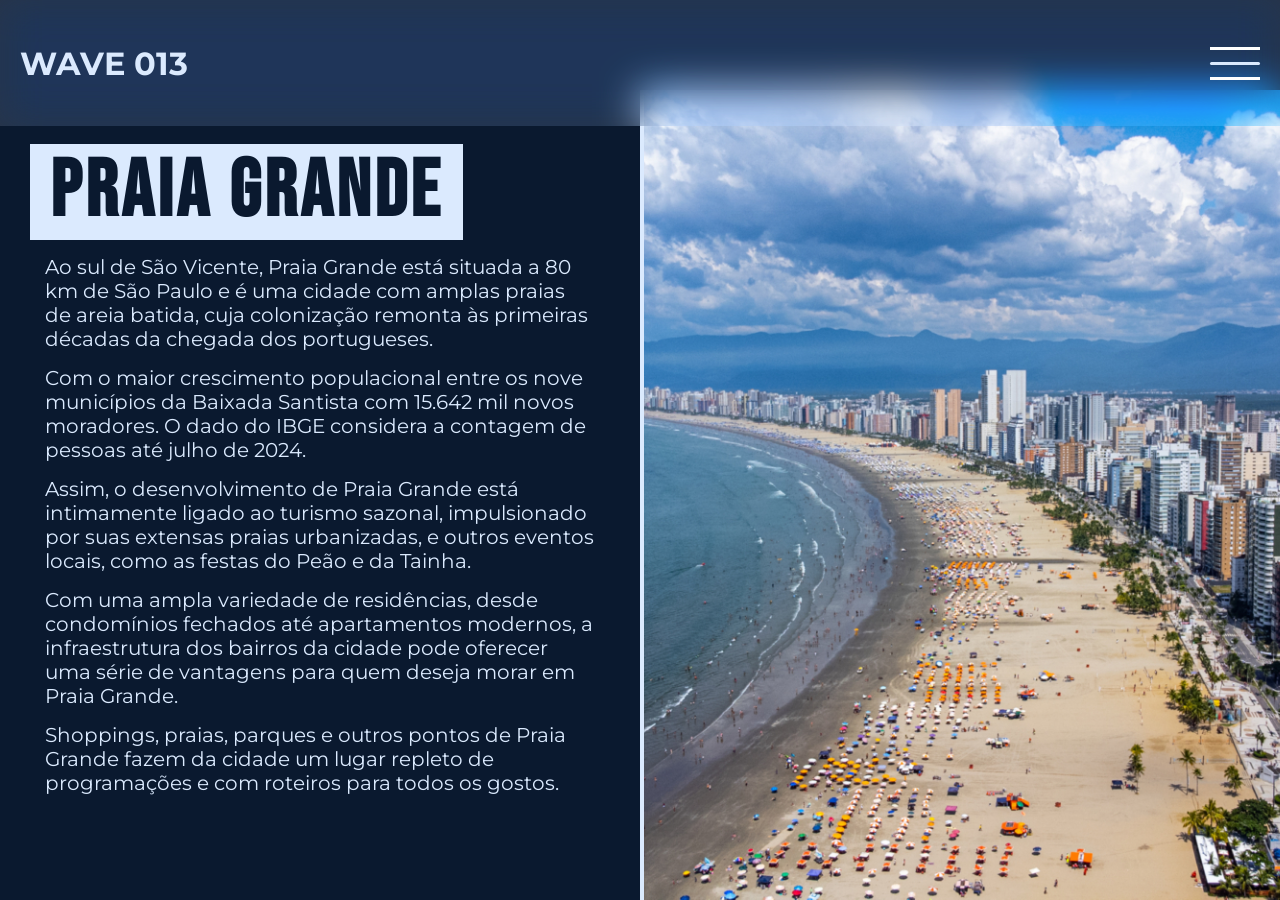
<file: src/pages/praia-grande.html>
<!doctype html>
<html lang="pt-BR">
  <head>
    <meta charset="UTF-8" />
    <meta name="viewport" content="width=device-width, initial-scale=1.0" />
    <link rel="stylesheet" href="../css/reset.css" />
    <link rel="stylesheet" href="../css/style.css" />
    <link rel="stylesheet" href="../css/vars.css" />
    <link rel="stylesheet" href="../css/animations.css" />
    <link rel="shortcut icon" href="../img/wave-abstract.jpg" type="image/x-icon"/>
    <link rel="preconnect" href="https://fonts.googleapis.com" />
    <link rel="preconnect" href="https://fonts.gstatic.com" crossorigin />
    <link
      href="https://fonts.googleapis.com/css2?family=Bebas+Neue&family=Cinzel:wght@400..900&family=Figtree:ital,wght@0,300..900;1,300..900&family=Montserrat:ital,wght@0,100..900;1,100..900&family=Syne:wght@400..800&display=swap"
      rel="stylesheet"
    />
    <title>Wave 013</title>
  </head>
  <body>
     <header class="header-navigation">
       <h1><a href="../../index.html"> WAVE 013 </a></h1>
      <nav>
        <div id="burguer-menu">
          <span></span>
        </div>
      </nav>
    </header>

    <main class="city-page" id="praia-grande">
      <div class="about-city">
        <div class="about-city-texts">
          <h1 class="city-name">Praia Grande</h1>
          <p>
            Ao sul de São Vicente, Praia Grande está situada a 80 km de São
            Paulo e é uma cidade com amplas praias de areia batida, cuja
            colonização remonta às primeiras décadas da chegada dos portugueses.
          </p>
          <p>
            Com o maior crescimento populacional entre os nove municípios da
            Baixada Santista com 15.642 mil novos moradores. O dado do IBGE
            considera a contagem de pessoas até julho de 2024.
          </p>

          <p>
            Assim, o desenvolvimento de Praia Grande está intimamente ligado ao
            turismo sazonal, impulsionado por suas extensas praias urbanizadas,
            e outros eventos locais, como as festas do Peão e da Tainha.
          </p>
          <p>
            Com uma ampla variedade de residências, desde condomínios fechados
            até apartamentos modernos, a infraestrutura dos bairros da cidade
            pode oferecer uma série de vantagens para quem deseja morar em Praia
            Grande.
          </p>
          <p>
            Shoppings, praias, parques e outros pontos de Praia Grande fazem da
            cidade um lugar repleto de programações e com roteiros para todos os
            gostos.
          </p>
        </div>
        <img
          src="../img/praia-grande-img.jpg"
          alt="Imagem da Praia Grande"
          class="city-img"
        />
      </div>
      <ul id="cities-list">
        <li><a href="praia-grande.html">Praia Grande</a></li>
        <li><a href="santos.html">Santos</a></li>
        <li><a href="sao-vicente.html">São Vicente</a></li>
        <li><a href="peruibe.html">Peruíbe</a></li>
        <li><a href="mongagua.html">Mongaguá</a></li>
        <li><a href="itanhaem.html">Itanhaém</a></li>
        <li><a href="guaruja.html">Guarujá</a></li>
        <li><a href="cubatao.html">Cubatão</a></li>
        <li><a href="bertioga.html">Bertioga</a></li>
      </ul>
    </main>

    <script src="../scripts/script.js"></script>
  </body>
</html>
</file>
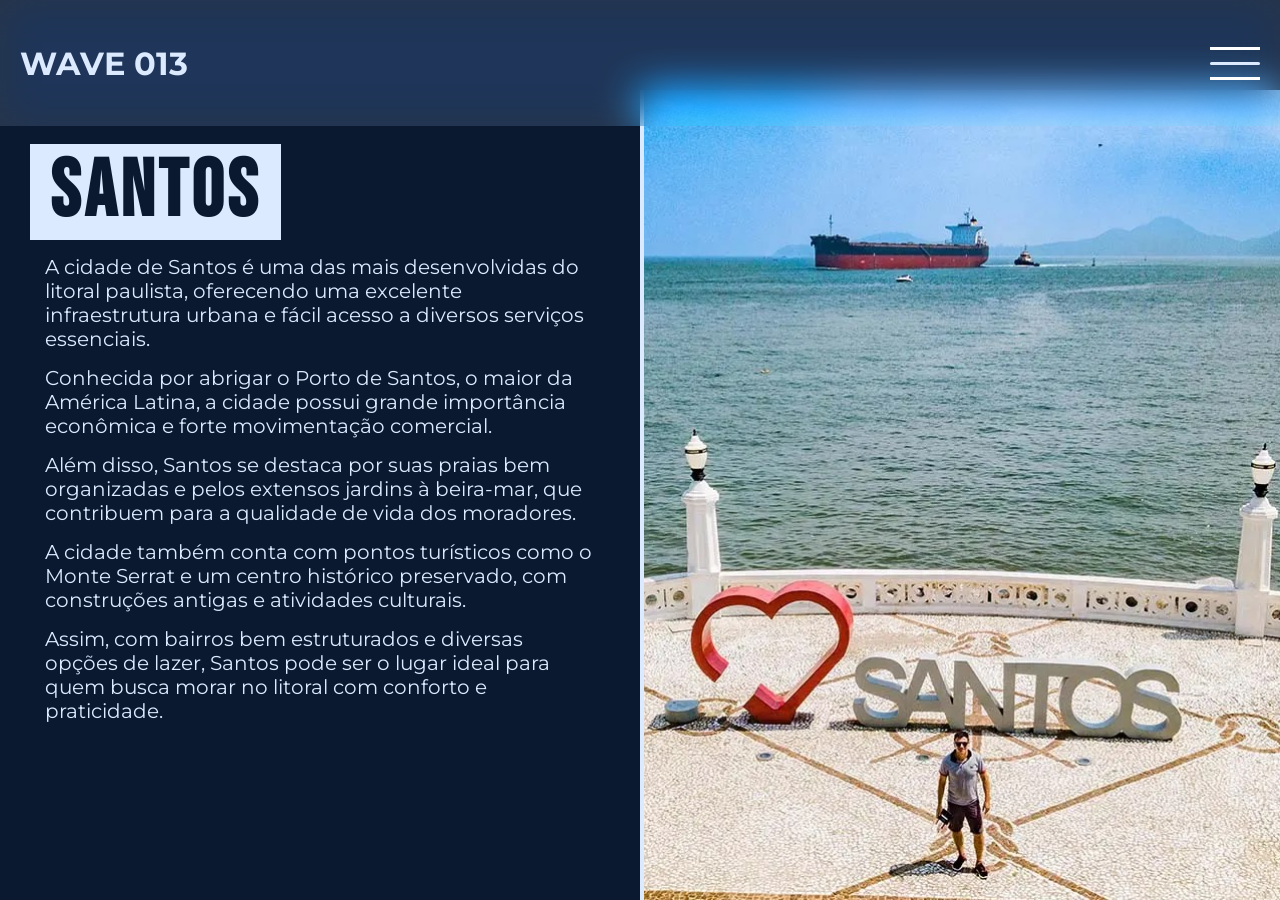
<file: src/pages/santos.html>
<!doctype html>
<html lang="pt-BR">
  <head>
    <meta charset="UTF-8" />
    <meta name="viewport" content="width=device-width, initial-scale=1.0" />
    <link rel="stylesheet" href="../css/reset.css" />
    <link rel="stylesheet" href="../css/style.css" />
    <link rel="stylesheet" href="../css/vars.css" />
    <link rel="stylesheet" href="../css/animations.css" />
    <link rel="shortcut icon" href="../img/wave-abstract.jpg" type="image/x-icon"/>
    <link rel="preconnect" href="https://fonts.googleapis.com" />
    <link rel="preconnect" href="https://fonts.gstatic.com" crossorigin />
    <link
      href="https://fonts.googleapis.com/css2?family=Bebas+Neue&family=Cinzel:wght@400..900&family=Figtree:ital,wght@0,300..900;1,300..900&family=Montserrat:ital,wght@0,100..900;1,100..900&family=Syne:wght@400..800&display=swap"
      rel="stylesheet"
    />
    <title>Wave 013</title>
  </head>
  <body>
      <header class="header-navigation">
       <h1><a href="../../index.html"> WAVE 013 </a></h1>
      <nav>
        <div id="burguer-menu">
          <span></span>
        </div>
      </nav>
    </header>

    <main class="city-page" id="santos">
      <div class="about-city">
        <div class="about-city-texts">
          <h1 class="city-name">Santos</h1>
          <p>
            A cidade de Santos é uma das mais desenvolvidas do litoral paulista,
            oferecendo uma excelente infraestrutura urbana e fácil acesso a
            diversos serviços essenciais.
          </p>
          <p>
            Conhecida por abrigar o Porto de Santos, o maior da América Latina,
            a cidade possui grande importância econômica e forte movimentação
            comercial.
          </p>
          <p>
            Além disso, Santos se destaca por suas praias bem organizadas e
            pelos extensos jardins à beira-mar, que contribuem para a qualidade
            de vida dos moradores.
          </p>
          <p>
            A cidade também conta com pontos turísticos como o Monte Serrat e um
            centro histórico preservado, com construções antigas e atividades
            culturais.
          </p>
          <p>
            Assim, com bairros bem estruturados e diversas opções de lazer,
            Santos pode ser o lugar ideal para quem busca morar no litoral com
            conforto e praticidade.
          </p>
        </div>
        <div class="img-container">
          <img
            src="../img/santos-2.jpg"
            alt="Imagem da cidade de Santos"
            class="city-img"
          />
        </div>
      </div>
      <ul id="cities-list">
        <li><a href="praia-grande.html">Praia Grande</a></li>
        <li><a href="santos.html">Santos</a></li>
        <li><a href="sao-vicente.html">São Vicente</a></li>
        <li><a href="peruibe.html">Peruíbe</a></li>
        <li><a href="mongagua.html">Mongaguá</a></li>
        <li><a href="itanhaem.html">Itanhaém</a></li>
        <li><a href="guaruja.html">Guarujá</a></li>
        <li><a href="cubatao.html">Cubatão</a></li>
        <li><a href="bertioga.html">Bertioga</a></li>
      </ul>
    </main>

    <script src="../scripts/script.js"></script>
  </body>
</html>
</file>
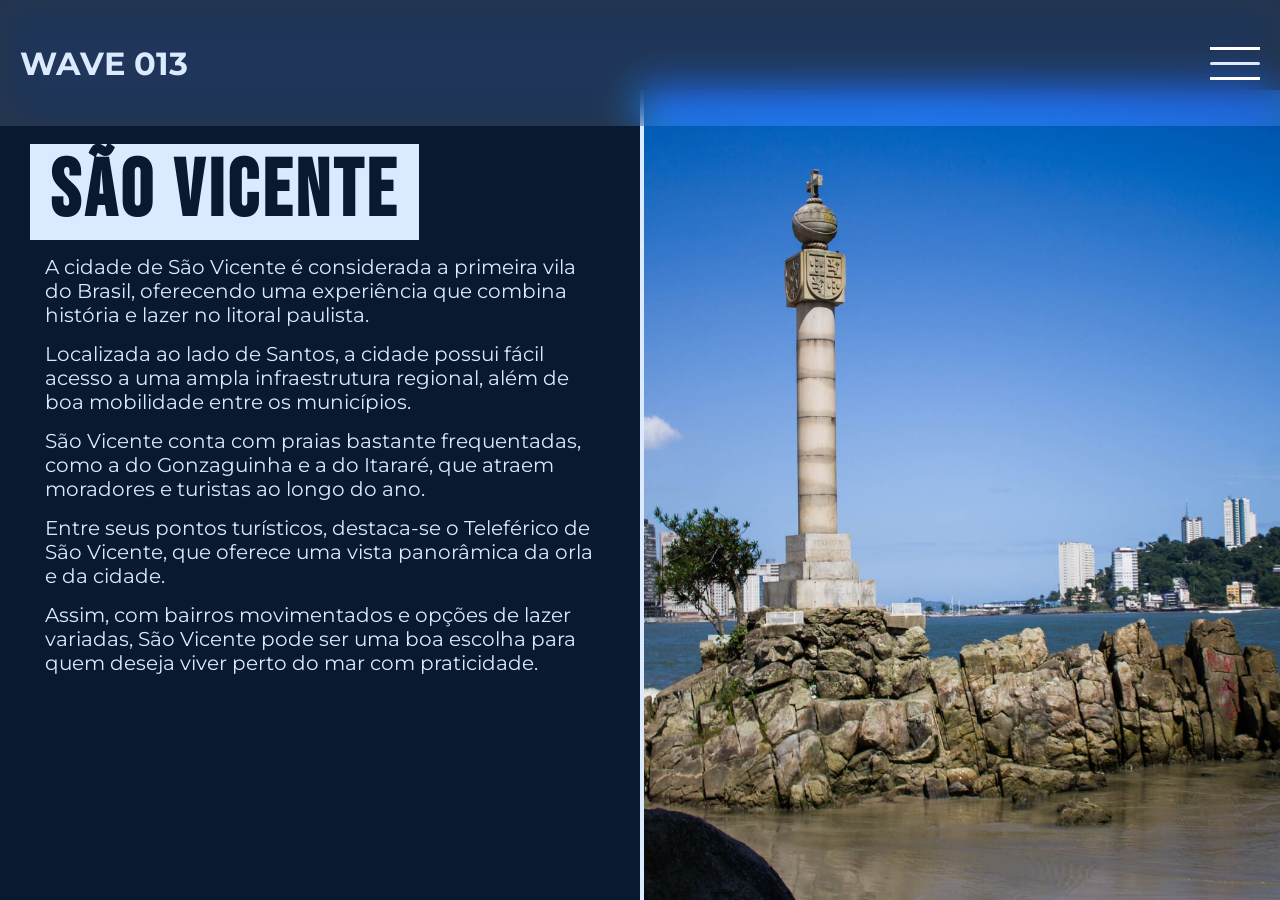
<file: src/pages/sao-vicente.html>
<!doctype html>
<html lang="pt-BR">
  <head>
    <meta charset="UTF-8" />
    <meta name="viewport" content="width=device-width, initial-scale=1.0" />
    <link rel="stylesheet" href="../css/reset.css" />
    <link rel="stylesheet" href="../css/style.css" />
    <link rel="stylesheet" href="../css/vars.css" />
    <link rel="stylesheet" href="../css/animations.css" />
    <link rel="shortcut icon" href="../img/wave-abstract.jpg" type="image/x-icon"/>

    <link rel="preconnect" href="https://fonts.googleapis.com" />
    <link rel="preconnect" href="https://fonts.gstatic.com" crossorigin />
    <link
      href="https://fonts.googleapis.com/css2?family=Bebas+Neue&family=Cinzel:wght@400..900&family=Figtree:ital,wght@0,300..900;1,300..900&family=Montserrat:ital,wght@0,100..900;1,100..900&family=Syne:wght@400..800&display=swap"
      rel="stylesheet"
    />
    <title>Wave 013</title>
  </head>
  <body>
     <header class="header-navigation">
       <h1><a href="../../index.html"> WAVE 013 </a></h1>
      <nav>
        <div id="burguer-menu">
          <span></span>
        </div>
      </nav>
    </header>

    <main class="city-page" id="sao-vicente">
      <div class="about-city">
        <div class="about-city-texts">
          <h1 class="city-name">São Vicente</h1>

          <p>
            A cidade de São Vicente é considerada a primeira vila do Brasil,
            oferecendo uma experiência que combina história e lazer no litoral
            paulista.
          </p>
          <p>
            Localizada ao lado de Santos, a cidade possui fácil acesso a uma
            ampla infraestrutura regional, além de boa mobilidade entre os
            municípios.
          </p>
          <p>
            São Vicente conta com praias bastante frequentadas, como a do
            Gonzaguinha e a do Itararé, que atraem moradores e turistas ao longo
            do ano.
          </p>
          <p>
            Entre seus pontos turísticos, destaca-se o Teleférico de São
            Vicente, que oferece uma vista panorâmica da orla e da cidade.
          </p>
          <p>
            Assim, com bairros movimentados e opções de lazer variadas, São
            Vicente pode ser uma boa escolha para quem deseja viver perto do mar
            com praticidade.
          </p>
        </div>
        <img
          src="../img/sao-vicente.jfif"
          alt="Imagem de São Vicente"
          class="city-img"
        />
      </div>
      <ul id="cities-list">
        <li><a href="praia-grande.html">Praia Grande</a></li>
        <li><a href="santos.html">Santos</a></li>
        <li><a href="sao-vicente.html">São Vicente</a></li>
        <li><a href="peruibe.html">Peruíbe</a></li>
        <li><a href="mongagua.html">Mongaguá</a></li>
        <li><a href="itanhaem.html">Itanhaém</a></li>
        <li><a href="guaruja.html">Guarujá</a></li>
        <li><a href="cubatao.html">Cubatão</a></li>
        <li><a href="bertioga.html">Bertioga</a></li>
      </ul>
    </main>

    <script src="../scripts/script.js"></script>
  </body>
</html>
</file>
<file: src/css/vars.css>
:root {  
  --primary: #0A192F;
  --secondary: #12a5d6;
  --text: #DBEAFE;
  --font-1:'Bebas Neue', 'Montserrat', sans-serif;
  --font-2:'Montserrat', sans-serif;
}
</file>
<file: src/css/style.css>
html {
  scroll-behavior: smooth;
  max-width: 100vw;
  scroll-padding-top: 10vh;
  scrollbar-width: none;
}
body {
  font-family: "Montserrat", sans-serif;
  background-color: var(--primary);
  color: var(--text);
  max-width: 100vw;
}

main {
  position: relative;
}

/* estilo do menu */

.header-navigation {
  display: flex;
  justify-content: space-between;
  align-items: center;
  padding: 0 20px;
  width: 100vw;
  height: 14vh;
  font-size: clamp(8px, 2vw, 16px);
  color: var(--text);
  position: fixed;
  z-index: 100;
  background: rgba(255, 255, 255, 0.12);
  backdrop-filter: blur(20px) saturate(180%);
  -webkit-backdrop-filter: blur(20px) saturate(180%);
  transition: 1s ease-in-out background;
}

.header-navigation.dark-theme,
#cities-list.dark-theme {
  background: var(--primary);
}

.header-navigation nav ul {
  display: flex;
  gap: 10px;
  font-weight: 700;
  position: relative;
}
.header-navigation ul li {
  position: relative;
  font-size: clamp(12px, 2vw, 20px);
}
.header-navigation ul li a::after,
.cities-btn::after {
  content: "";
  position: absolute;
  left: 0;
  bottom: -3px;
  height: 2px;
  background-color: white;
  width: 0%;
  transition: width 0.4s ease-in-out;
}

.header-navigation ul li a:hover::after,
.cities-btn:hover::after {
  width: 100%;
}

#burguer-menu {
  display: flex;
  justify-content: center;
  align-items: center;
  width: 50px;
  height: 40px;
  cursor: pointer;
  position: relative;
  z-index: 1000;
}

#burguer-menu span {
  width: 100%;
  height: 3px;
  background-color: var(--text);
  border-radius: 10px;
  transition: all 0.7s ease;
  position: relative;

  &.active {
    rotate: 45deg;

    &::before {
      margin: 0;
      rotate: 90deg;
    }

    &::after {
      margin: 0;
    }
  }

  &::before {
    content: "";
    width: 100%;
    height: 3px;
    z-index: 100;
    position: absolute;
    margin-top: -15px;
    background-color: white;
    transition: all 0.7s ease;
  }

  &::after {
    content: "";
    width: 100%;
    height: 3px;
    z-index: 100;
    margin-top: 15px;
    position: absolute;
    background-color: white;
    transition: all 0.7s ease;
  }
}

/* estilo da primeira sessão */

.welcome-section {
  display: flex;
  justify-content: space-between;
  height: 100vh;
  width: 100%;
  padding-top: 14vh;
  position: relative;
}

.container-text {
  text-align: center;
  padding: 30px;
  width: 100%;

  & h2 {
    animation: fadeIn 1s ease-out;
    letter-spacing: 4px;
    font-family: var(--font-1);
    font-size: clamp(45px, 7vw, 120px);
  }

  & p {
    margin-top: 20px;
    animation: fadeIn 1s ease-out;
    font-size: clamp(25px, 2vw, 80px);
  }
}

svg {
  position: absolute;
  z-index: -1;
  top: 0%;
  left: 0;
  width: 100%;
  height: 100%;
  box-sizing: border-box;
  display: block;
  background-color: var(--primary);
  background-image: linear-gradient(to bottom, var(--primary));
}

#cities-list {
  display: flex;
  flex-direction: column;
  align-items: center;
  gap: 30px;
  padding: 30px;
  position: fixed;
  top: 14vh;
  right: 0;
  z-index: 100;
  overflow-y: auto;
  height: 100%;
  max-height: 86vh;
  transform: translateX(100%);
  color: white;
  z-index: 100;
  background: rgba(255, 255, 255, 0.12);
  backdrop-filter: blur(20px) saturate(180%);
  -webkit-backdrop-filter: blur(20px) saturate(180%);
  transition:
    1s ease-in-out background,
    transform 1s ease-in-out;

  &.enter {
    transform: translateX(0%);
  }
}

#cities-list li a {
  transition: 0.5s all ease;
  cursor: pointer;
  padding: 15px;
  border-radius: 10px;
}

#cities-list li a:hover {
  background-color: var(--primary);
}

.city-page {
  min-height: 90vh;
}

.about-city {
  display: flex;
  height: 100%;
  width: 100%;
}

.about-city-texts {
  width: 50%;
  height: 50%;
  padding: 10vh 30px 30px 30px;
}

.city-name {
  color: var(--primary);
  background-color: var(--text);
  width: fit-content;
  padding: 0 20px;
  font-size: clamp(20px, 10vw, 80px);
  font-weight: 700;
  font-family: "Bebas Neue";
  letter-spacing: 4px;
  margin-top: 6vh;
  animation: 1s fadeIn alternate forwards;
}

.about-city-texts p {
  margin: 15px;
  font-size: clamp(12px, 2vw, 20px);
}

.city-img {
  width: 50%;
  height: 90vh;
  position: fixed;
  top: 10vh;
  right: 0;
  border-left: solid 4px;
  object-fit: cover;
  animation: 1s enter ease-in-out forwards;
}

#cubatao img {
  object-position: 30%;
}

#cities {
  min-height: 100vh;
  background-color: var(--text);
  color: var(--primary);
  position: relative;
}

#cities h2 {
  font-family: var(--font-2);
  font-size: clamp(20px, 5vw, 100px);
  color: var(--primary);
  width: 100%;
  padding: 3vw;
}

#cities-section-container {
  display: flex;
  position: relative;

  & #surfboard-img {
    display: none;
    margin-top: 50px;
    height: 500px;
    position: sticky;
    top: 18vh;
    rotate: 180deg;

    @media (min-width: 1070px) {
      display: block;
    }
  }
}

#cities-cards {
  display: flex;
  flex-direction: column;
  width: 60vw;
  gap: 50px;
  padding: 50px;

  @media (max-width: 1070px) {
    /* flex-direction: row; */
    flex-wrap: wrap;
    justify-content: center;
    align-items: center;
    width: 100vw;
  }
}

.cards {
  color: var(--text);
  min-height: 300px;
  width: 100%;
  max-width: 600px;
  background-color: var(--primary);
  border-radius: 15px;
  transition: 0.5s ease-in-out transform;

  &:hover {
    transform: scale(1.05);
    border: solid 2px white;
  }

  & a {
    display: flex;
    height: 100%;
    width: 100%;
    min-width: 250px;

    @media (max-width: 540px) {
      flex-direction: column;

      & img {
        width: 100%;
        height: 100%;
        border-radius: 15px 15px 0 0;
      }

      & .text-container {
        background-color: var(--primary);
        width: 100%;
        height: 100%;
        border-radius: 0 0 15px 15px;
      }
    }
  }
  & img {
    width: 100%;
    min-width: 200px;
    height: 100%;
    z-index: 0;
    object-fit: cover;
    border-radius: 15px 0px 0px 15px;
  }
  & .text-container {
    display: flex;
    flex-direction: column;
    gap: 10px;
    min-width: 200px;
    width: 100%;
    height: 100%;
    padding: 20px;
    z-index: 2;

    & h3 {
      font-family: var(--font-1);
      font-size: clamp(35px, 5vw, 60px);
      letter-spacing: 4px;
    }

    & p {
      font-size: clamp(16px, 1.8vw, 20px);
    }
  }
}

@media (max-width: 425px) {
  .about-city-texts {
    padding: 10vh 10px 10px 10px;
  }
}

footer {
  display: flex;
  justify-content: center;
  align-items: center;
  height: 10vh;
  background: #000;
  text-align: center;
}
</file>
<file: src/css/animations.css>
@keyframes fadeIn {
  0% {
    transform: translateY(100%);
    opacity: 0;
  }

  100% {
    transform: translateY(0);
    opacity: 1;
  }
}

@keyframes enter {
  0% {
    transform: translateX(100%);
    opacity: 0;
  }

  100% {
    transform: translateX(0);
    opacity: 1;
  }
}
</file>
